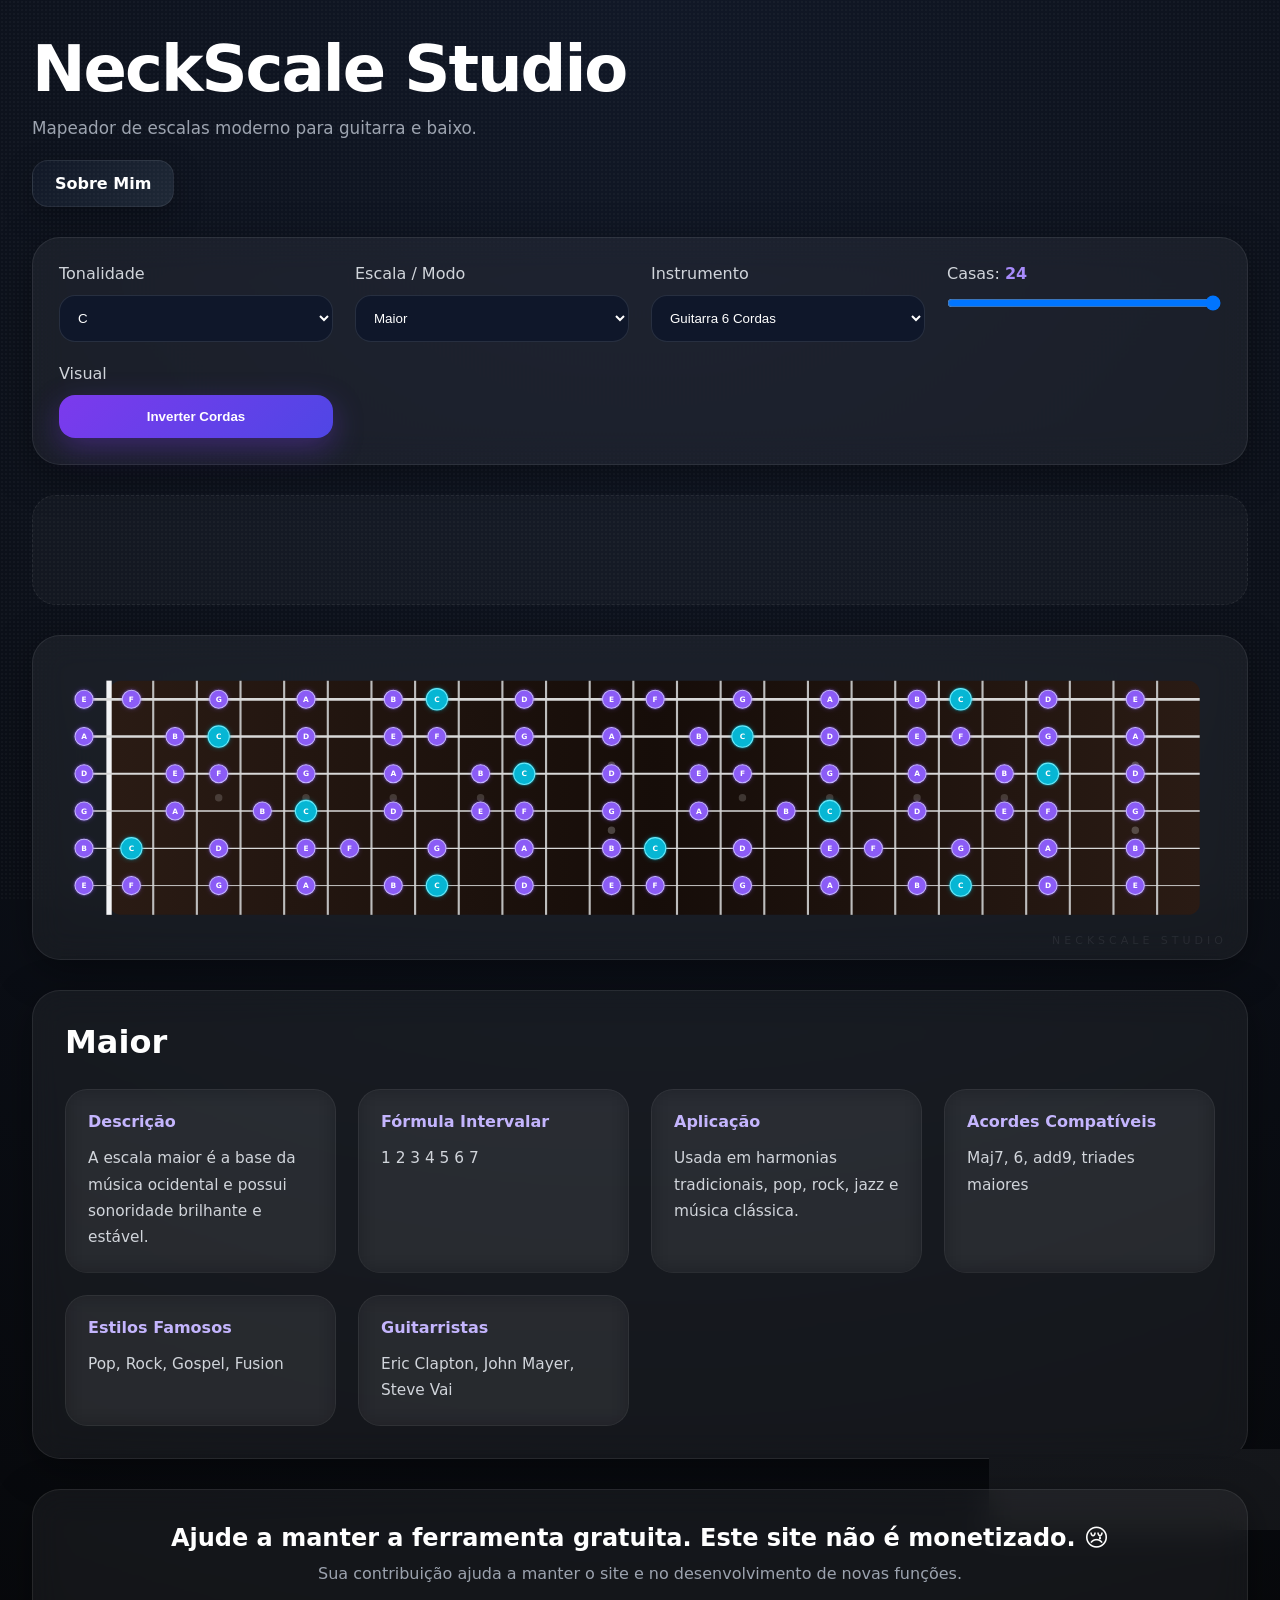
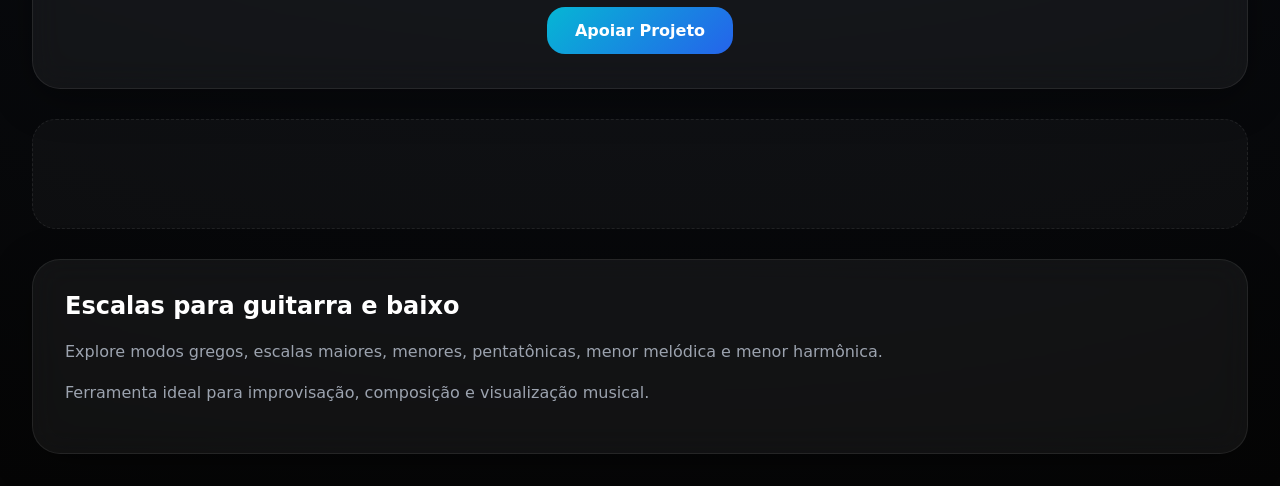
<file: index.html>
<!DOCTYPE html>
<html lang="pt-BR" translate="yes">
<head>

  <meta charset="UTF-8" />

  <link
  rel="icon"
  type="image/x-icon"
  href="favicon.ico"
/>

  <meta
    name="viewport"
    content="width=device-width, initial-scale=1.0"
  />

  <!-- SEO -->

  <title>
    NeckScale Studio | Mapeador de Escalas
  </title>

 <!-- SEO -->

  <title>
    NeckScale Studio | Escalas para Guitarra e Baixo
  </title>

  <meta
    name="description"
    content="Mapeador moderno de escalas para guitarra e baixo."
  />

  <meta
    name="keywords"
    content="escalas guitarra, modos gregos, fretboard, guitarra moderna"
  />

  <meta
    name="author"
    content="Tony"
  />

  <meta
    name="robots"
    content="index, follow"
  />

  <!-- OPEN GRAPH -->

  <meta
    property="og:title"
    content="NeckScale Studio"
  />

  <meta
    property="og:description"
    content="Mapeador moderno de escalas para guitarra e baixo."
  />

  <meta
    property="og:type"
    content="website"
  />

  <meta
    property="og:url"
    content="https://neckscalestudio.com.br/"
  />

  <meta
    property="og:image"
    content="https://neckscalestudio.com.br/assets/preview.jpg"
  />

  <!-- CANONICAL -->

  <link
    rel="canonical"
    href="https://neckscalestudio.com.br/"
  />

  <!-- FAVICON -->

  <link
    rel="icon"
    type="image/x-icon"
    href="favicon.ico"
  />

  <link
    rel="stylesheet"
    href="style.css"
  />

</head>
<body>

  <div class="noise"></div>

  <div class="app">

    <!-- HERO -->

    <header class="hero">

      <h1>NeckScale Studio</h1>

      <p>
        Mapeador de escalas moderno
        para guitarra e baixo.
      </p>
      <div class="hero-buttons">

      <a
        href="pages/sobre.html"
        class="about-btn"
      >
        Sobre Mim
      </a>

      </div>

    </header>


    <!-- CONTROLES -->

    <section class="controls glass">

      <div class="control-group">

        <label>Tonalidade</label>

        <select id="keySelect"></select>

      </div>

      <div class="control-group">

        <label>Escala / Modo</label>

        <select id="scaleSelect"></select>

      </div>

      <div class="control-group">

        <label>Instrumento</label>

        <select id="instrumentSelect">

          <option value="guitar6">
            Guitarra 6 Cordas
          </option>

          <option value="guitar7">
            Guitarra 7 Cordas
          </option>

          <option value="bass4">
            Baixo 4 Cordas
          </option>

          <option value="ukulele">
            Ukulele
            </option>

          <option value="cavaquinho">
             Cavaquinho
          </option>

        </select>

      </div>

      <div class="control-group">

        <label>
          Casas:
          <span id="fretValue">24</span>
        </label>

        <input
          type="range"
          min="12"
          max="24"
          value="24"
          id="fretCount"
        />

      </div>

      <div class="control-group">

        <label>Visual</label>

        <button
          id="invertStringsBtn"
          class="invert-btn"
        >
          Inverter Cordas
        </button>

      </div>

    </section>


    <!-- ===================== -->
    <!-- ADSENSE TOPO -->
    <!-- COLE O CÓDIGO AQUI -->
    <!-- ===================== -->

    

    <section class="ad-section">

      <div class="ad-placeholder">

        <script async src="https://pagead2.googlesyndication.com/pagead/js/adsbygoogle.js?client=ca-pub-6799094039723794"
     crossorigin="anonymous"></script>

      </div>

    </section>


    <!-- BRAÇO -->

    <section class="neck-wrapper glass">

      <div class="neck-scroll">

        <svg id="fretboard"></svg>

      </div>

      <div class="watermark">
        NECKSCALE STUDIO
      </div>

    </section>


<!-- ========================= -->
<!-- INFO DA ESCALA -->
<!-- ========================= -->

<section
  id="scaleInfo"
  class="scale-info glass"
>

  <h2 id="scaleTitle">
    Escala Maior
  </h2>

  <div class="info-grid">

    <div class="info-card">

      <h3>Descrição</h3>

      <p id="scaleDescription"></p>

    </div>

    <div class="info-card">

      <h3>Fórmula Intervalar</h3>

      <p id="scaleFormula"></p>

    </div>

    <div class="info-card">

      <h3>Aplicação</h3>

      <p id="scaleApplication"></p>

    </div>

    <div class="info-card">

      <h3>Acordes Compatíveis</h3>

      <p id="scaleChords"></p>

    </div>

    <div class="info-card">

      <h3>Estilos Famosos</h3>

      <p id="scaleStyles"></p>

    </div>

    <div class="info-card">

      <h3>Guitarristas</h3>

      <p id="scalePlayers"></p>

    </div>

  </div>

</section>

    <!-- CONTRIBUIÇÃO -->

    <section class="support-section">

      <div class="support-card glass">

        <h3>
          Ajude a manter a ferramenta gratuita. Este site não é monetizado. 😢
        </h3>

        <p>
          Sua contribuição ajuda a manter o site e no
          desenvolvimento de novas funções.
        </p>

        <a
          href="https://apoia.se/neckscalestudio"
          target="_blank"
          class="support-btn"
        >
          Apoiar Projeto
        </a>

      </div>

    </section>


    <!-- ===================== -->
    <!-- ADSENSE FOOTER -->
    <!-- COLE O CÓDIGO AQUI -->
    <!-- ===================== -->

    <section class="ad-section">

      <div class="ad-placeholder">

        <script async src="https://pagead2.googlesyndication.com/pagead/js/adsbygoogle.js?client=ca-pub-6799094039723794"
     crossorigin="anonymous"></script>

      </div>

    </section>


    <!-- SEO CONTENT -->

    <section class="seo-content glass">

      <h2>
        Escalas para guitarra e baixo
      </h2>

      <p>
        Explore modos gregos, escalas
        maiores, menores, pentatônicas,
        menor melódica e menor harmônica.
      </p>

      <p>
        Ferramenta ideal para improvisação,
        composição e visualização musical.
      </p>

    </section>

  </div>

  <script src="script.js"></script>

</body>
</html>
</file>
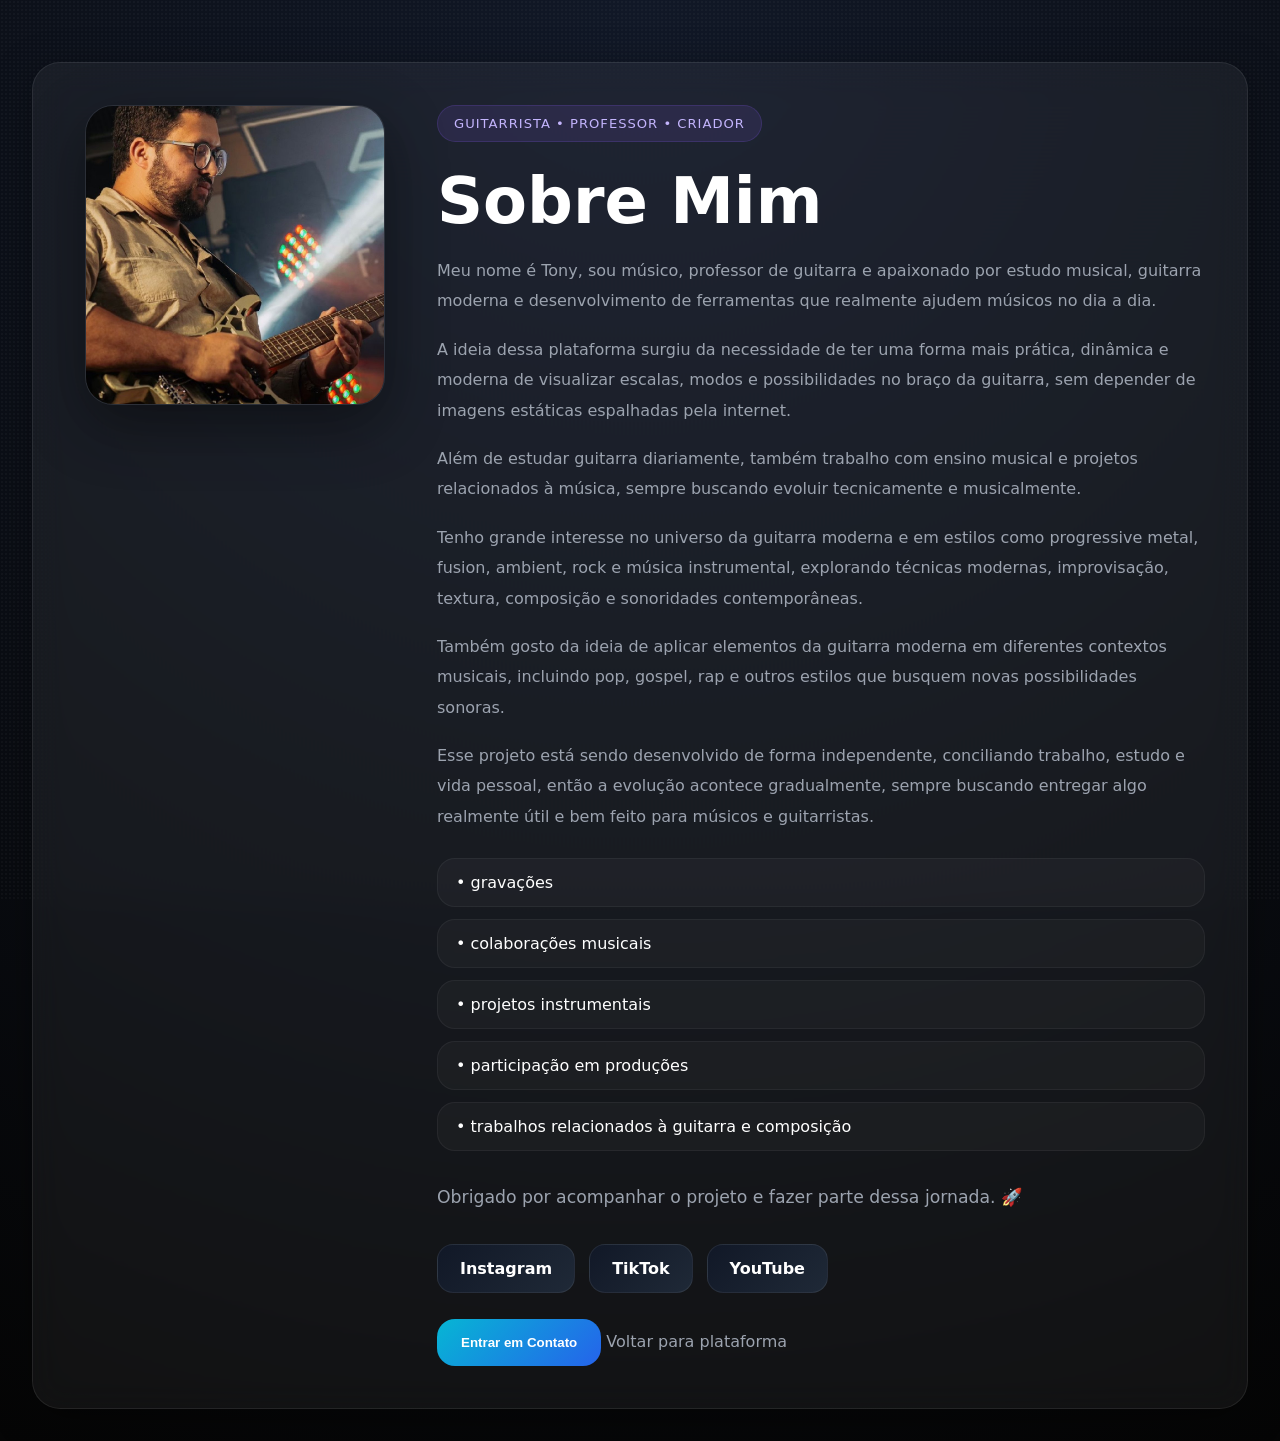
<file: pages/sobre.html>
<!DOCTYPE html>
<html lang="pt-BR">
<head>

  <meta charset="UTF-8" />

  <meta
    name="viewport"
    content="width=device-width, initial-scale=1.0"
  />

  <title>
    Sobre Mim | NeckScale Studio
  </title>

  <meta
    name="description"
    content="Conheça Tony, criador do NeckScale Studio."
  />

  <link
    rel="stylesheet"
    href="../style.css"
  />

</head>
<body>

  <div class="noise"></div>

  <div class="app">

    <section class="about-page glass">

      <!-- FOTO -->

      <div class="about-photo-area">

        <!-- TROQUE PELA SUA FOTO -->

        <img
          src="../assets/tony.jpg"
          alt="Tony"
          class="about-photo"
          draggable="false"
        />

      </div>


      <!-- INFO -->

      <div class="about-content">

        <span class="about-tag">
          GUITARRISTA • PROFESSOR • CRIADOR
        </span>

        <h1>
          Sobre Mim
        </h1>

        <p>
          Meu nome é Tony, sou músico,
          professor de guitarra e apaixonado
          por estudo musical, guitarra moderna
          e desenvolvimento de ferramentas
          que realmente ajudem músicos no
          dia a dia.
        </p>

        <p>
          A ideia dessa plataforma surgiu
          da necessidade de ter uma forma
          mais prática, dinâmica e moderna
          de visualizar escalas, modos e
          possibilidades no braço da guitarra,
          sem depender de imagens estáticas
          espalhadas pela internet.
        </p>

        <p>
          Além de estudar guitarra diariamente,
          também trabalho com ensino musical
          e projetos relacionados à música,
          sempre buscando evoluir tecnicamente
          e musicalmente.
        </p>

        <p>
          Tenho grande interesse no universo
          da guitarra moderna e em estilos
          como progressive metal, fusion,
          ambient, rock e música instrumental,
          explorando técnicas modernas,
          improvisação, textura, composição
          e sonoridades contemporâneas.
        </p>

        <p>
          Também gosto da ideia de aplicar
          elementos da guitarra moderna em
          diferentes contextos musicais,
          incluindo pop, gospel, rap e outros
          estilos que busquem novas
          possibilidades sonoras.
        </p>

        <p>
          Esse projeto está sendo desenvolvido
          de forma independente, conciliando
          trabalho, estudo e vida pessoal,
          então a evolução acontece gradualmente,
          sempre buscando entregar algo realmente
          útil e bem feito para músicos e
          guitarristas.
        </p>

        <div class="about-list">

          <div class="about-item">
            • gravações
          </div>

          <div class="about-item">
            • colaborações musicais
          </div>

          <div class="about-item">
            • projetos instrumentais
          </div>

          <div class="about-item">
            • participação em produções
          </div>

          <div class="about-item">
            • trabalhos relacionados à
            guitarra e composição
          </div>

        </div>

        <p class="about-final">
          Obrigado por acompanhar o projeto
          e fazer parte dessa jornada. 🚀
        </p>


        <!-- REDES -->

        <div class="social-buttons">

          <!-- TROQUE PELOS SEUS LINKS -->

          <a
            href="https://www.instagram.com/tonypiresgtr"
            target="_blank"
            class="social-btn"
          >
            Instagram
          </a>

          <a
            href="https://www.tiktok.com/@tony.pires.gtr"
            target="_blank"
            class="social-btn"
          >
            TikTok
          </a>

          <a
            href="https://www.youtube.com/@TonyPires-GTR"
            target="_blank"
            class="social-btn"
          >
            YouTube
          </a>

        </div>


        <!-- CONTATO -->

        <button
          class="contact-btn"
          onclick="openContactModal()"
        >
          Entrar em Contato
        </button>


        <!-- VOLTAR -->

        <a
          href="../index.html"
          class="back-btn"
        >
          Voltar para plataforma
        </a>

      </div>

    </section>

  </div>


  <!-- POPUP -->

  <div
    class="contact-modal"
    id="contactModal"
  >

    <div class="contact-box glass">

      <h2>
        Contato
      </h2>

      <p>
        Clique abaixo para enviar um e-mail.
      </p>

      <!-- TROQUE PELO SEU EMAIL -->

      <a
         href="https://mail.google.com/mail/?view=cm&fs=1&to=tonypiresgtr@gmail.com"
        target="_blank"
        class="support-btn"
      >
         Enviar E-mail
      </a>

      <button
        class="close-modal"
        onclick="closeContactModal()"
      >
        Fechar
      </button>

    </div>

  </div>


  <script>

    function openContactModal(){

      document
        .getElementById("contactModal")
        .classList.add("show-modal");

    }

    function closeContactModal(){

      document
        .getElementById("contactModal")
        .classList.remove("show-modal");

    }

  </script>

</body>
</html>
</file>
<file: style.css>
:root{

  --bg:#05060a;

  --panel:
    rgba(255,255,255,.05);

  --border:
    rgba(255,255,255,.08);

  --text:#ffffff;

  --muted:#9ca3af;

  --purple:#8b5cf6;

  --cyan:#06b6d4;

}


/* =========================
   RESET
========================= */

*{

  margin:0;
  padding:0;

  box-sizing:border-box;

  -webkit-user-drag:none;

}


/* =========================
   BODY
========================= */

html,
body{

  width:100%;

  min-height:100%;

  overflow-x:hidden;

  background:
    radial-gradient(
      circle at top,
      #111827 0%,
      #050505 100%
    );

  color:var(--text);

  font-family:
    Inter,
    system-ui,
    sans-serif;

}


body{

  padding:32px;

}


/* =========================
   NOISE
========================= */

.noise{

  position:fixed;

  inset:0;

  opacity:.03;

  pointer-events:none;

  background-image:
    radial-gradient(
      #ffffff 1px,
      transparent 1px
    );

  background-size:4px 4px;

}


/* =========================
   APP
========================= */

.app{

  width:100%;

  max-width:1500px;

  margin:auto;

}


/* =========================
   HERO
========================= */

.hero{

  display:flex;

  flex-direction:column;

  align-items:flex-start;

  gap:12px;

  margin-bottom:30px;

}


.hero h1{

  font-size:
    clamp(2.4rem,5vw,4.5rem);

  letter-spacing:-2px;

}


.hero p{

  color:var(--muted);

  font-size:1.05rem;

}


/* =========================
   GLASS
========================= */

.glass{

  background:var(--panel);

  border:
    1px solid var(--border);

  backdrop-filter:blur(16px);

  border-radius:28px;

  box-shadow:
    0 10px 40px rgba(0,0,0,.35);

}


/* =========================
   CONTROLS
========================= */

.controls{

  display:grid;

  grid-template-columns:
    repeat(auto-fit,minmax(220px,1fr));

  gap:22px;

  padding:26px;

  margin-bottom:30px;

}


.control-group{

  display:flex;

  flex-direction:column;

  gap:12px;

}


.control-group label{

  color:#d1d5db;

}


/* =========================
   INPUTS
========================= */

select,
input[type="range"]{

  width:100%;

}


select{

  background:#0f172a;

  color:white;

  border:
    1px solid rgba(255,255,255,.1);

  border-radius:16px;

  padding:14px;

  outline:none;

  transition:.25s;

}


select:hover{

  border-color:#8b5cf6;

}


/* =========================
   BUTTON
========================= */

.invert-btn{

  border:none;

  outline:none;

  cursor:pointer;

  padding:14px 18px;

  border-radius:16px;

  color:white;

  font-weight:700;

  background:
    linear-gradient(
      135deg,
      #7c3aed,
      #4f46e5
    );

  transition:.25s;

  box-shadow:
    0 10px 30px
    rgba(124,58,237,.35);

}


.invert-btn:hover{

  transform:translateY(-2px);

}


/* =========================
   FRET VALUE
========================= */

#fretValue{

  color:#a78bfa;

  font-weight:700;

}


/* =========================
   NECK
========================= */

.neck-wrapper{

  position:relative;

  overflow:hidden;

  padding:26px;

}


.neck-scroll{

  width:100%;

  overflow:hidden;

}


#fretboard{

  width:100%;

  height:auto;

  display:block;

}


/* =========================
   WATERMARK
========================= */

.watermark{

  position:absolute;

  right:20px;
  bottom:12px;

  opacity:.07;

  letter-spacing:4px;

  font-size:11px;

  pointer-events:none;

}


/* =========================
   ADSENSE
========================= */

.ad-section{

  margin:30px 0;

}


.ad-placeholder{

  width:100%;

  min-height:110px;

  border-radius:24px;

  display:flex;

  align-items:center;
  justify-content:center;

  background:
    rgba(255,255,255,.03);

  border:
    1px dashed rgba(255,255,255,.08);

  color:
    rgba(255,255,255,.28);

}


/* =========================
   SUPPORT
========================= */

.support-section{

  margin-top:30px;

}


.support-card{

  padding:34px;

  text-align:center;

}


.support-card h3{

  font-size:1.5rem;

  margin-bottom:12px;

}


.support-card p{

  color:var(--muted);

  margin-bottom:24px;

}


.support-btn{

  display:inline-flex;

  align-items:center;
  justify-content:center;

  padding:14px 28px;

  border-radius:18px;

  text-decoration:none;

  color:white;

  font-weight:700;

  background:
    linear-gradient(
      135deg,
      #06b6d4,
      #2563eb
    );

  transition:.25s;

}


.support-btn:hover{

  transform:translateY(-2px);

}


/* =========================
   SEO CONTENT
========================= */

.seo-content{

  margin-top:30px;

  padding:32px;

}


.seo-content h2{

  margin-bottom:18px;

}


.seo-content p{

  color:var(--muted);

  line-height:1.7;

  margin-bottom:14px;

}


/* =========================
   MOBILE
========================= */

@media(max-width:768px){

  body{

    padding:18px;

  }

  .controls{

    grid-template-columns:1fr;

  }

}


/* =========================
   HERO BUTTONS
========================= */

.hero-buttons{

  display:flex;

  align-items:center;

  gap:14px;

  margin-top:10px;

}


/* =========================
   ABOUT BUTTON
========================= */

.about-btn{

  display:inline-flex;

  align-items:center;
  justify-content:center;

  padding:13px 22px;

  border-radius:16px;

  text-decoration:none;

  color:white;

  font-weight:700;

  background:
    linear-gradient(
      135deg,
      #111827,
      #1f2937
    );

  border:
    1px solid rgba(255,255,255,.08);

  transition:.25s;

  box-shadow:
    0 10px 30px
    rgba(0,0,0,.25);

}


.about-btn:hover{

  transform:translateY(-2px);

  border-color:
    rgba(139,92,246,.45);

  box-shadow:
    0 14px 40px
    rgba(139,92,246,.18);

}



/* =========================
   ABOUT PAGE
========================= */

.about-page{

  display:grid;

  grid-template-columns:
    320px 1fr;

  gap:42px;

  padding:42px;

  margin-top:30px;

}


.about-photo-area{

  display:flex;

  align-items:flex-start;

  justify-content:center;

}


.about-photo{

  width:100%;

  max-width:300px;

  border-radius:28px;

  object-fit:cover;

  border:
    1px solid rgba(255,255,255,.08);

  box-shadow:
    0 20px 60px rgba(0,0,0,.45);

}


.about-content h1{

  font-size:
    clamp(2rem,5vw,4rem);

  margin-bottom:18px;

}


.about-content p{

  color:var(--muted);

  line-height:1.9;

  margin-bottom:18px;

}


.about-tag{

  display:inline-flex;

  padding:10px 16px;

  border-radius:999px;

  margin-bottom:22px;

  background:
    rgba(139,92,246,.12);

  border:
    1px solid rgba(139,92,246,.18);

  color:#c4b5fd;

  font-size:.82rem;

  letter-spacing:1px;

}


.about-list{

  display:grid;

  gap:12px;

  margin:26px 0;

}


.about-item{

  padding:14px 18px;

  border-radius:18px;

  background:
    rgba(255,255,255,.03);

  border:
    1px solid rgba(255,255,255,.05);

}


.about-final{

  margin-top:30px;

  font-size:1.08rem;

}


/* =========================
   SOCIAL
========================= */

.social-buttons{

  display:flex;

  flex-wrap:wrap;

  gap:14px;

  margin-top:30px;

}


.social-btn{

  display:inline-flex;

  align-items:center;
  justify-content:center;

  padding:14px 22px;

  border-radius:16px;

  text-decoration:none;

  color:white;

  font-weight:700;

  background:
    linear-gradient(
      135deg,
      #111827,
      #1f2937
    );

  border:
    1px solid rgba(255,255,255,.08);

  transition:.25s;

}


.social-btn:hover{

  transform:translateY(-2px);

  border-color:
    rgba(139,92,246,.35);

}


/* =========================
   CONTACT
========================= */

.contact-btn{

  border:none;

  outline:none;

  cursor:pointer;

  margin-top:26px;

  padding:16px 24px;

  border-radius:18px;

  color:white;

  font-weight:700;

  background:
    linear-gradient(
      135deg,
      #06b6d4,
      #2563eb
    );

  transition:.25s;

}


.contact-btn:hover{

  transform:translateY(-2px);

}


.back-btn{

  display:inline-flex;

  margin-top:22px;

  color:#9ca3af;

  text-decoration:none;

}


/* =========================
   MODAL
========================= */

.contact-modal{

  position:fixed;

  inset:0;

  display:flex;

  align-items:center;
  justify-content:center;

  background:
    rgba(0,0,0,.6);

  opacity:0;

  visibility:hidden;

  transition:.25s;

  z-index:999;

}


.show-modal{

  opacity:1;

  visibility:visible;

}


.contact-box{

  width:90%;

  max-width:420px;

  padding:34px;

  text-align:center;

}


.contact-box h2{

  margin-bottom:14px;

}


.contact-box p{

  color:var(--muted);

  margin-bottom:24px;

}


.close-modal{

  margin-top:18px;

  border:none;

  background:none;

  color:#9ca3af;

  cursor:pointer;

}


/* =========================
   MOBILE
========================= */

@media(max-width:900px){

  .about-page{

    grid-template-columns:1fr;

  }

  .about-photo-area{

    justify-content:flex-start;

  }

}

/* =========================
   SCALE INFO
========================= */

.scale-info{

  margin-top:30px;

  padding:32px;

}

.scale-info h2{

  margin-bottom:28px;

  font-size:2rem;

}

.info-grid{

  display:grid;

  grid-template-columns:
    repeat(auto-fit,minmax(260px,1fr));

  gap:22px;

}

.info-card{

  padding:22px;

  border-radius:22px;

  background:
    rgba(255,255,255,.03);

  border:
    1px solid rgba(255,255,255,.06);

  backdrop-filter:blur(10px);

  transition:.25s;

}

.info-card:hover{

  transform:translateY(-4px);

  border-color:
    rgba(139,92,246,.35);

}

.info-card h3{

  margin-bottom:14px;

  color:#c4b5fd;

  font-size:1rem;

}

.info-card p{

  color:#d1d5db;

  line-height:1.7;

  font-size:.96rem;

}

/* =========================
   TEXTO COPIÁVEL
========================= */

.scale-info,
.scale-info *{

  user-select:text !important;

}
</file>
